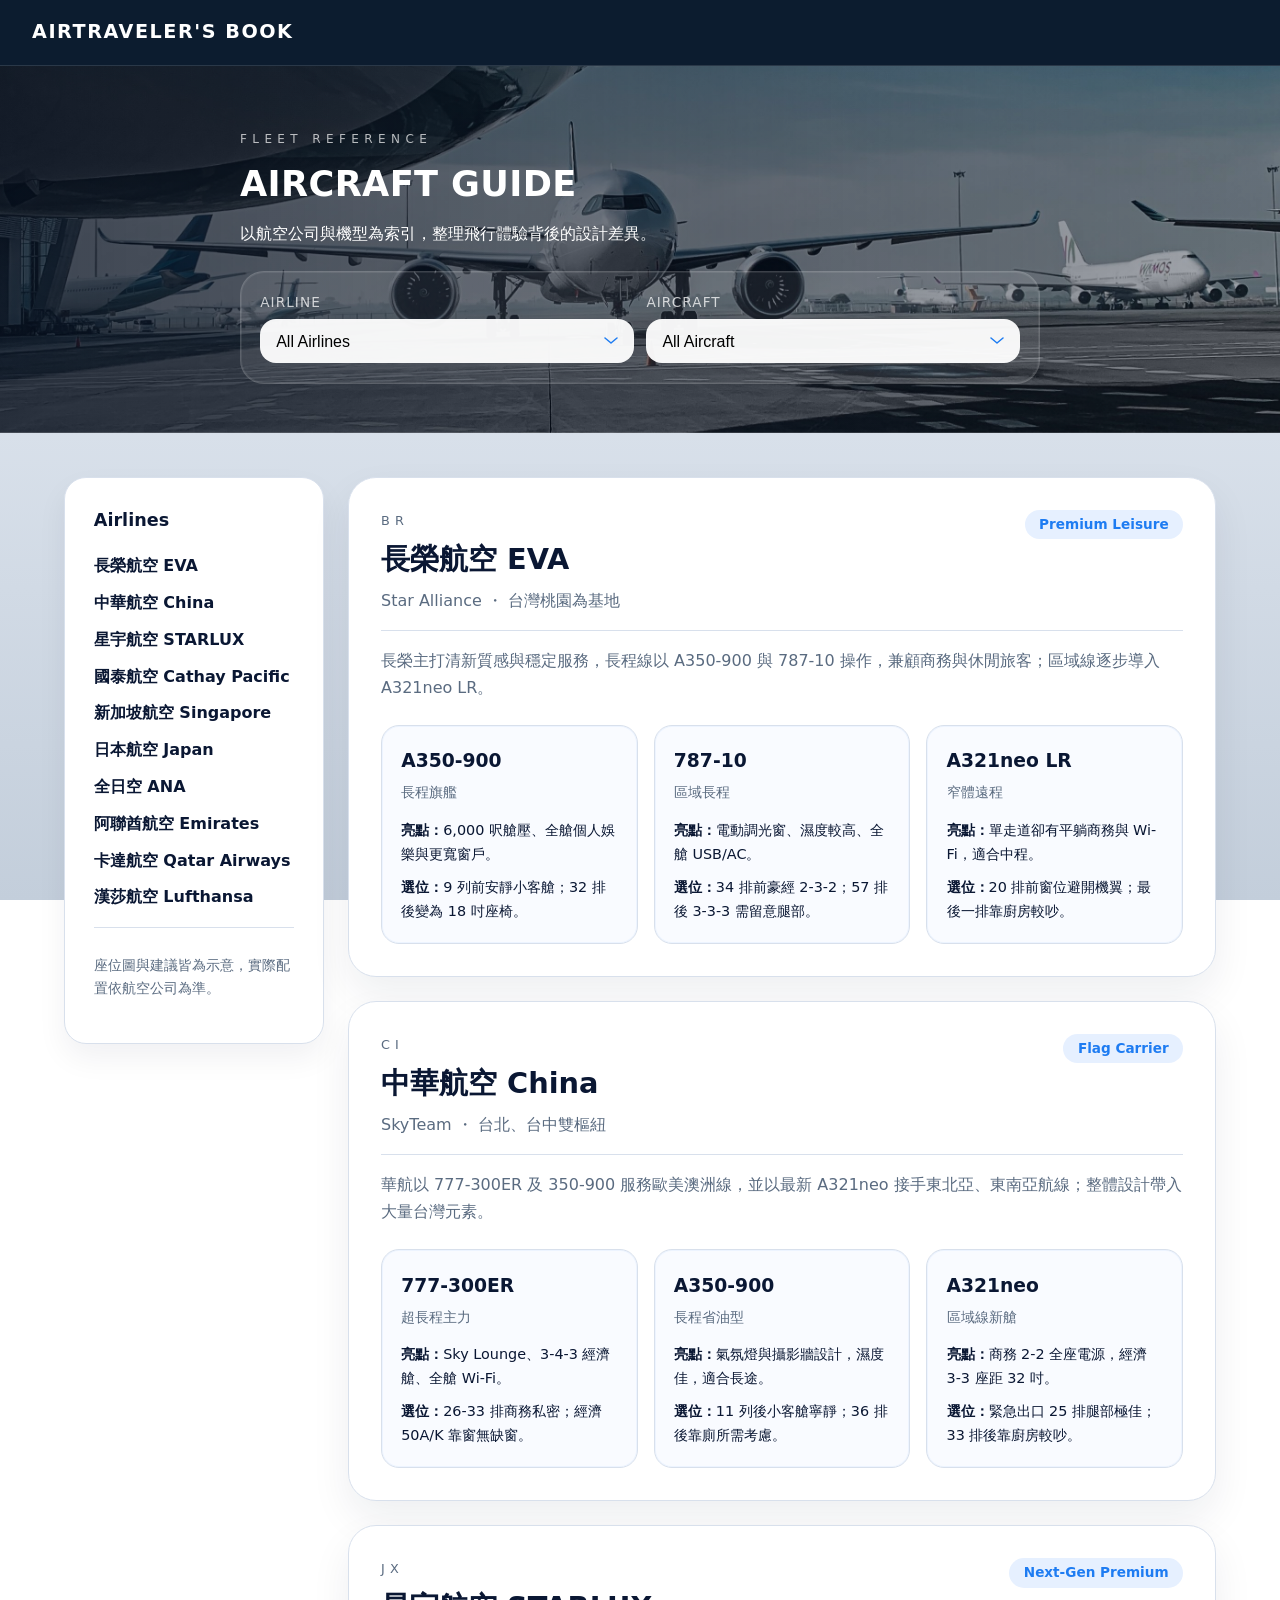
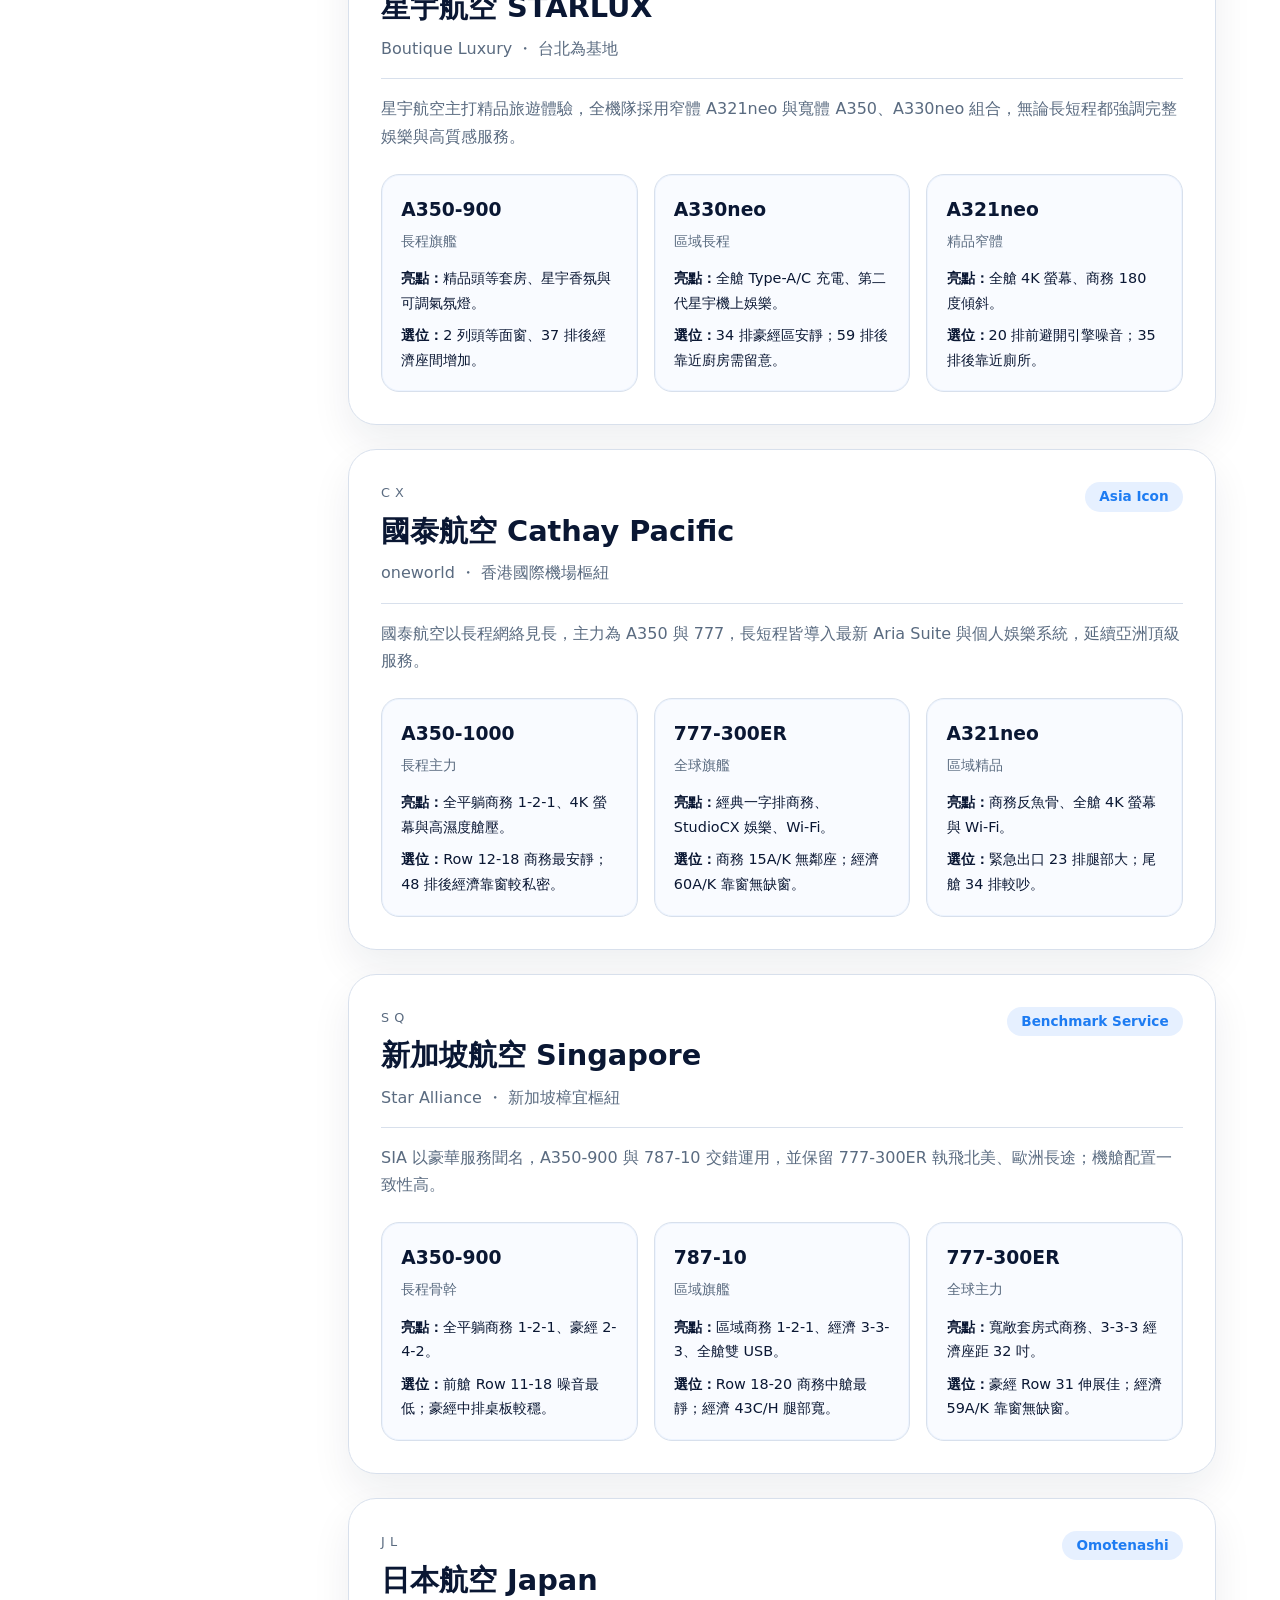
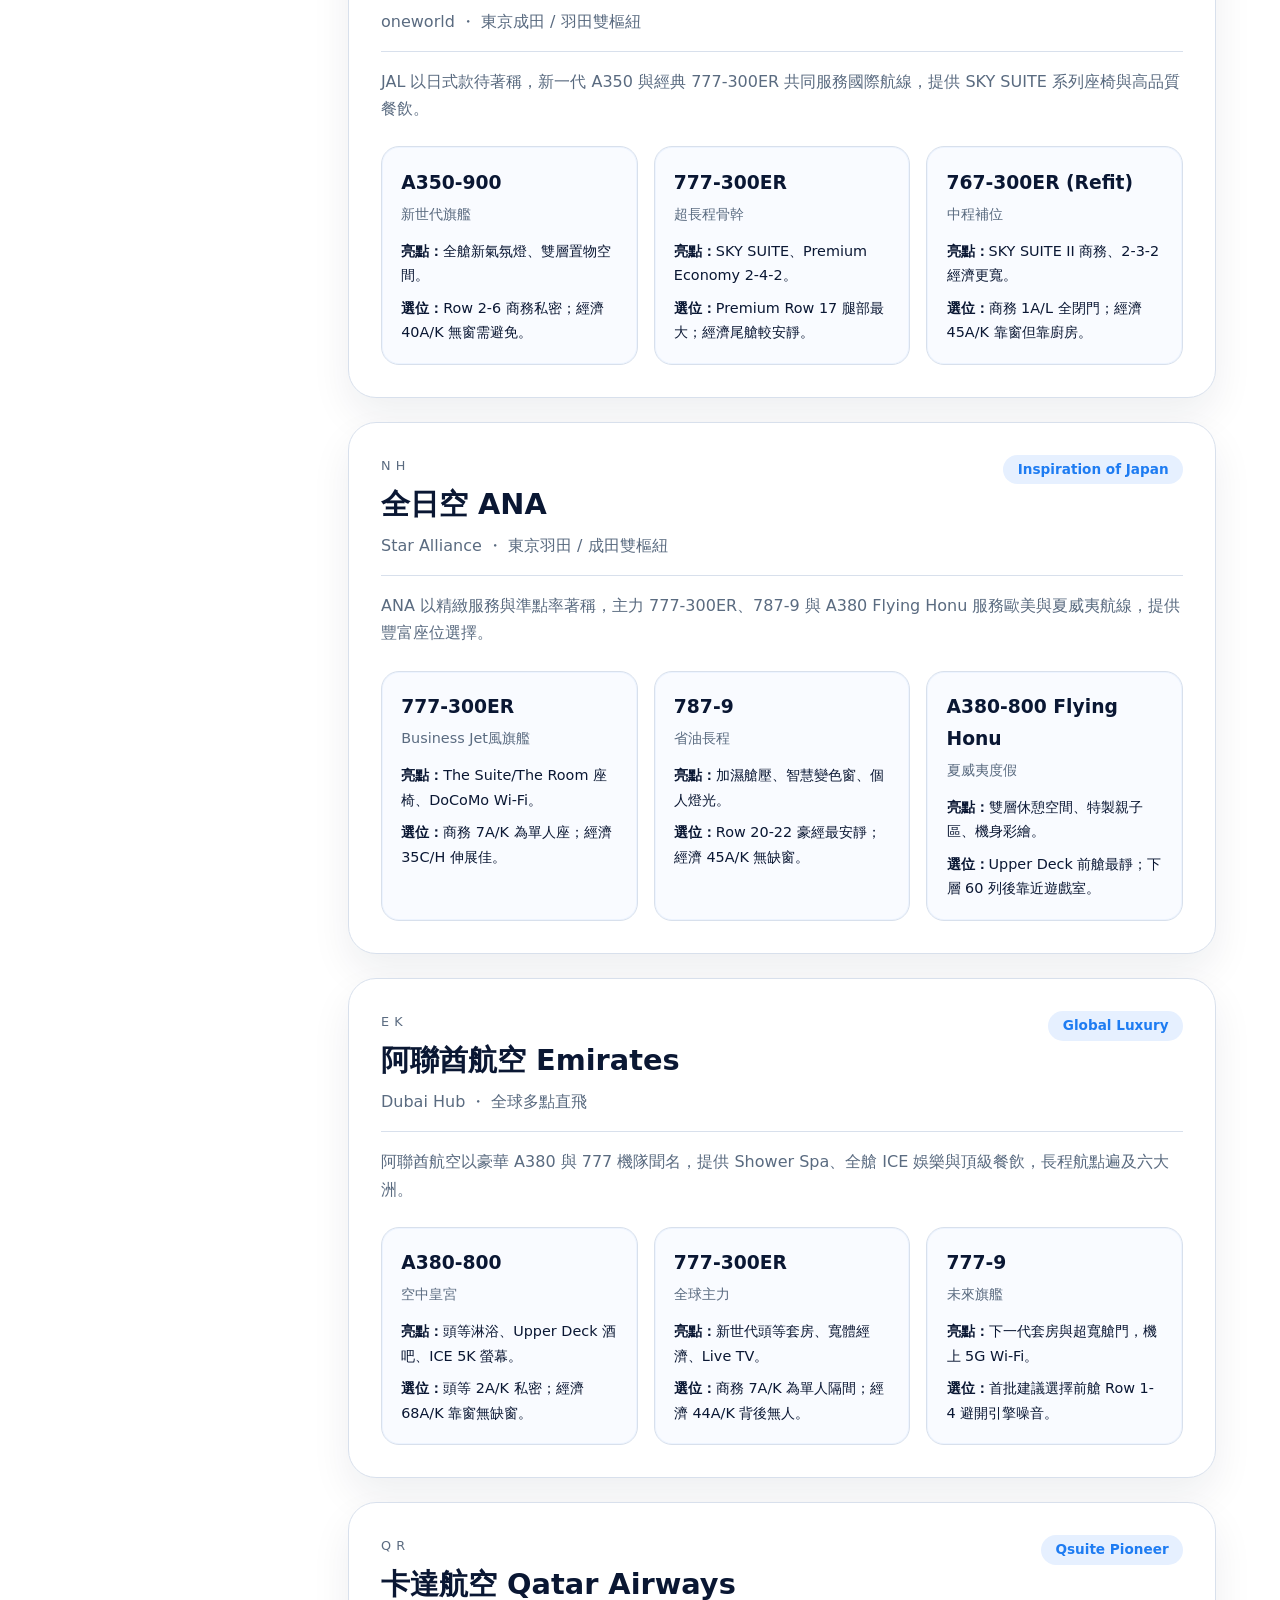
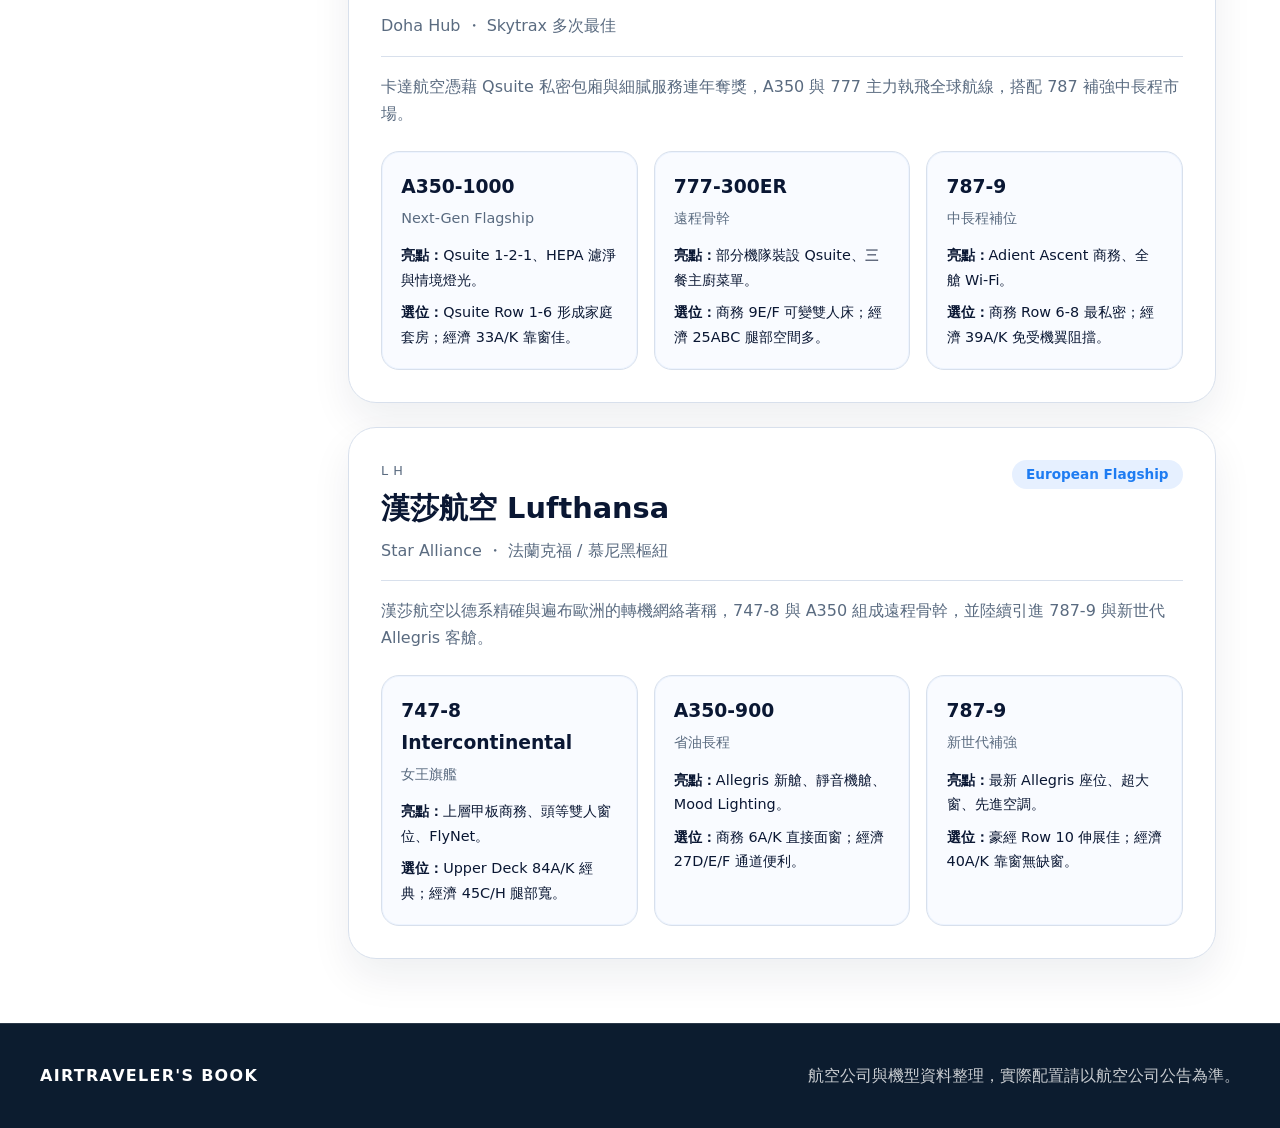
<file: index.html>
<!DOCTYPE html>
<html lang="zh-Hant">
  <head>
    <meta charset="UTF-8" />
    <meta name="viewport" content="width=device-width, initial-scale=1.0" />
    <title>AirTraveler's Book</title>
    <link rel="icon" type="image/png" sizes="512x512" href="img/airplane.png?v=2" />
    <link rel="shortcut icon" type="image/png" href="img/airplane.png?v=2" />
    <link rel="apple-touch-icon" href="img/airplane.png?v=2" />
    <link rel="stylesheet" href="assets/css/style.css" />
  </head>
  <body class="home-page">
    <nav class="site-nav">
      <div class="brand">AirTraveler's Book</div>
    </nav>
    <header class="hero" id="top">
      <div class="hero-content">
        <p class="eyebrow">FLEET REFERENCE</p>
        <h1>AIRCRAFT GUIDE</h1>
        <p>以航空公司與機型為索引，整理飛行體驗背後的設計差異。</p>
        <div class="search-panel" aria-label="搜尋與篩選機型">
          <div class="filter-row filter-row-inline">
            <div class="filter-field">
              <label for="airlineFilter">Airline</label>
              <select id="airlineFilter">
                <option value="">All Airlines</option>
              </select>
            </div>
            <div class="filter-field">
              <label for="modelFilter">Aircraft</label>
              <select id="modelFilter">
                <option value="">All Aircraft</option>
              </select>
            </div>
          </div>
        </div>
      </div>
    </header>
    <main>
      <section class="fleet-section" id="fleet">
        <div class="fleet-spacer" aria-hidden="true"></div>
        <div class="detail-layout">
          <aside class="detail-sidebar">
            <h2>Airlines</h2>
            <ul id="airlineSidebar"></ul>
            <div class="sidebar-note">
              <p>座位圖與建議皆為示意，實際配置依航空公司為準。</p>
            </div>
          </aside>
          <div class="detail-content" id="airlineDetails"></div>
        </div>
      </section>
    </main>
    <footer class="site-footer">
      <div class="footer-inner">
        <p class="footer-brand">AirTraveler's Book</p>
        <p>航空公司與機型資料整理，實際配置請以航空公司公告為準。</p>
      </div>
    </footer>
    <script src="assets/js/script.js"></script>
  </body>
</html>
</file>
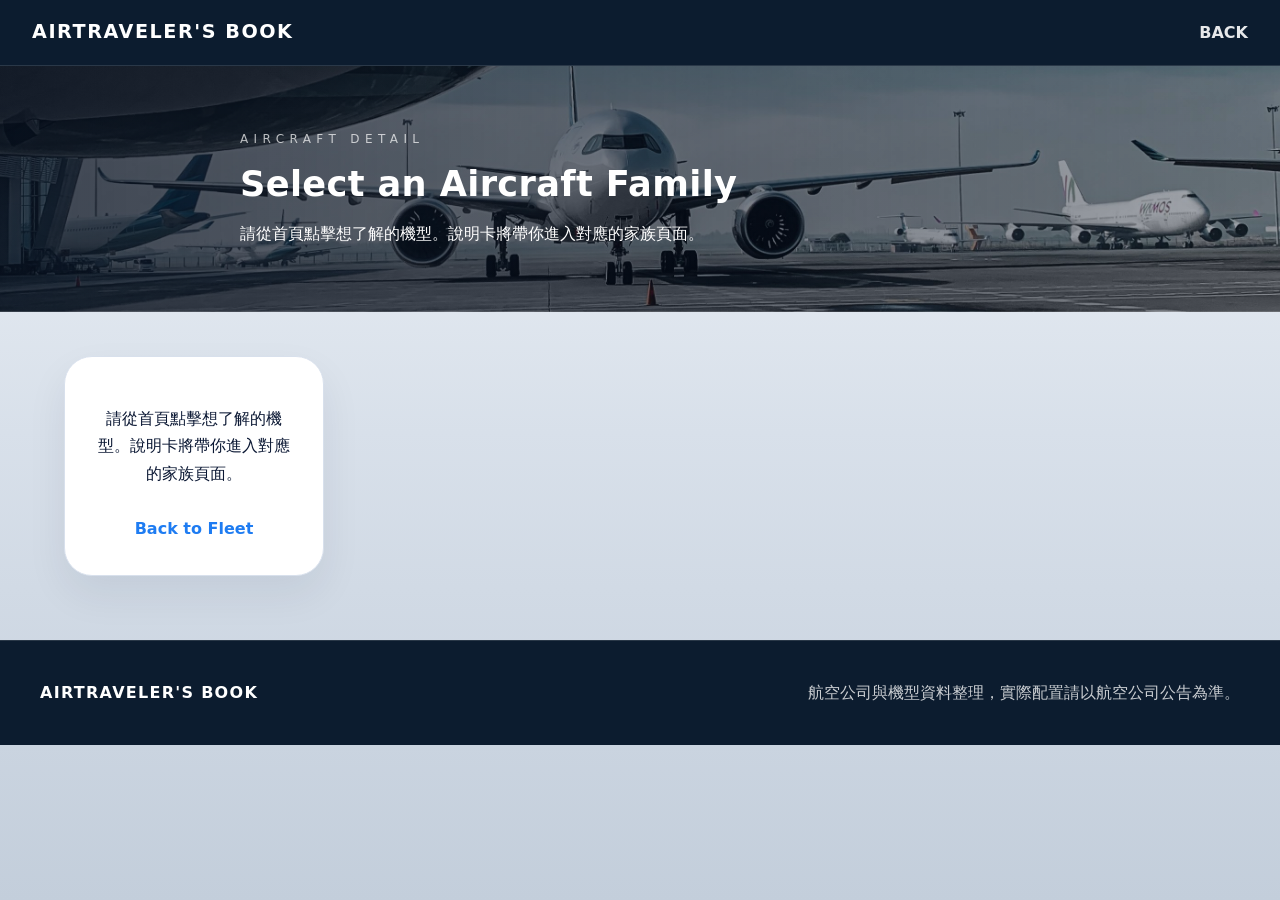
<file: aircraft.html>
<!DOCTYPE html>
<html lang="zh-Hant">
  <head>
    <meta charset="UTF-8" />
    <meta name="viewport" content="width=device-width, initial-scale=1.0" />
    <title>Aircraft Details | AirTraveler's Book</title>
    <link rel="icon" type="image/png" sizes="512x512" href="img/airplane.png?v=2" />
    <link rel="shortcut icon" type="image/png" href="img/airplane.png?v=2" />
    <link rel="apple-touch-icon" href="img/airplane.png?v=2" />
    <link rel="stylesheet" href="assets/css/style.css" />
  </head>
  <body class="detail-page">
    <nav class="site-nav">
      <div class="brand">AirTraveler's Book</div>
      <div class="nav-links">
        <a href="index.html">BACK</a>
      </div>
    </nav>
    <header class="hero hero-compact detail-hero">
      <div class="hero-content">
        <p class="eyebrow">Aircraft Detail</p>
        <h1 id="aircraftName">Loading...</h1>
        <p id="aircraftSubtitle">請稍候，正為你載入機型故事。</p>
      </div>
    </header>
    <main class="aircraft-detail-layout">
      <aside class="aircraft-side-panel detail-sidebar">
        <section class="sidebar-block" id="aircraftSpotlight">
          <div class="section-title">
            <p class="eyebrow eyebrow-muted">Highlights</p>
            <h2>Highlights</h2>
          </div>
          <ul id="spotlightList" class="spotlight-list"></ul>
        </section>
        <section class="sidebar-block" id="aircraftAirlines">
          <div class="section-title">
            <p class="eyebrow eyebrow-muted">Operators</p>
            <h2>Operators</h2>
          </div>
          <p id="aircraftRoutes" class="aircraft-summary"></p>
          <ul id="airlineList" class="airline-chip-list"></ul>
        </section>
      </aside>
      <article class="aircraft-card aircraft-overview" id="aircraftOverview">
        <div class="overview-header">
          <p class="aircraft-meta" id="aircraftMeta"></p>
          <span class="badge" id="aircraftBadge">Signature Type</span>
        </div>
        <p class="aircraft-summary" id="aircraftDescription"></p>
        <div class="spec-grid" id="aircraftStats"></div>
        <div class="seat-callout" id="aircraftComfort"></div>
        <section class="variant-section">
          <div class="section-title">
            <p class="eyebrow eyebrow-muted">Variants</p>
            <h2>Variants</h2>
          </div>
          <div id="variantGrid" class="variant-grid"></div>
        </section>
      </article>
    </main>
    <footer class="site-footer">
      <div class="footer-inner">
        <p class="footer-brand">AirTraveler's Book</p>
        <p>航空公司與機型資料整理，實際配置請以航空公司公告為準。</p>
      </div>
    </footer>
    <script src="assets/js/aircraft.js"></script>
  </body>
</html>
</file>
<file: assets/css/style.css>
:root {
  color-scheme: light;
  font-family: "Noto Sans TC", "PingFang TC", system-ui, -apple-system, BlinkMacSystemFont, "Segoe UI",
    sans-serif;
  --bg: #d8e0ea;
  --nav: #0c1c2f;
  --card: #ffffff;
  --ink: #0a1733;
  --muted: #5a6b80;
  --accent: #1e7cf2;
  --accent-soft: #e6f0ff;
  --border: #d8e0ec;
}

*,
*::before,
*::after {
  box-sizing: border-box;
}

body {
  margin: 0;
  background:
    linear-gradient(180deg, #f1f5f9 0%, var(--bg) 48%, #c3cedb 100%);
  background-attachment: fixed;
  color: var(--ink);
  line-height: 1.7;
  font-family: "Noto Sans TC", "PingFang TC", system-ui, -apple-system, BlinkMacSystemFont, "Segoe UI",
    sans-serif;
}

.sr-only {
  position: absolute;
  width: 1px;
  height: 1px;
  padding: 0;
  margin: -1px;
  overflow: hidden;
  clip: rect(0, 0, 0, 0);
  white-space: nowrap;
  border: 0;
}

a {
  color: var(--accent);
  text-decoration: none;
}

a:hover {
  text-decoration: underline;
}

.site-nav {
  background: var(--nav);
  color: white;
  display: flex;
  justify-content: space-between;
  align-items: center;
  padding: 1rem 2rem;
  border-bottom: 1px solid rgba(255, 255, 255, 0.12);
}

.brand {
  font-size: 1.2rem;
  font-weight: 700;
  letter-spacing: 0.08em;
  text-transform: uppercase;
}

.nav-links {
  display: flex;
  gap: 1.5rem;
}

.nav-links a {
  color: rgba(255, 255, 255, 0.9);
  font-weight: 600;
}

.nav-links a[aria-current="page"] {
  color: white;
}

.hero {
  background: linear-gradient(135deg, #0d2340, #123d73 60%, #1e7cf2);
  color: white;
  padding: 3.2rem 2rem 3rem;
  border-bottom: 1px solid rgba(255, 255, 255, 0.14);
}

.home-page .hero {
  background:
    linear-gradient(90deg, rgba(7, 17, 33, 0.78), rgba(7, 17, 33, 0.36)),
    url("../../img/pexels-ekky-wicaksono-1370255-3760564.jpg") center / cover no-repeat;
}

.hero-compact {
  padding: 3rem 2rem;
}

.detail-hero {
  background:
    linear-gradient(90deg, rgba(7, 17, 33, 0.78), rgba(7, 17, 33, 0.36)),
    url("../../img/pexels-ekky-wicaksono-1370255-3760564.jpg") center / cover no-repeat;
  padding: 3.2rem 2rem 3rem;
}

.hero-content {
  max-width: 800px;
  margin: 0 auto;
}

.eyebrow {
  text-transform: uppercase;
  letter-spacing: 0.45em;
  font-size: 0.75rem;
  color: rgba(255, 255, 255, 0.7);
  margin-bottom: 1rem;
}

.hero h1 {
  margin: 0 0 1rem;
  font-size: clamp(1.45rem, 3.2vw, 2.2rem);
  font-family: "Noto Sans TC", "PingFang TC", system-ui, -apple-system, BlinkMacSystemFont, "Segoe UI",
    sans-serif;
  font-weight: 700;
  letter-spacing: 0.01em;
  line-height: 1.1;
}

.search-panel {
  margin-top: 1.5rem;
  display: flex;
  flex-direction: column;
  gap: 1rem;
  padding: 1.2rem;
  background: rgba(255, 255, 255, 0.08);
  border-radius: 24px;
  border: 1px solid rgba(255, 255, 255, 0.15);
  box-shadow: inset 0 0 0 1px rgba(255, 255, 255, 0.08);
}

.filter-row {
  display: grid;
  grid-template-columns: repeat(auto-fit, minmax(180px, 1fr));
  gap: 0.8rem;
}

.filter-field {
  display: flex;
  flex-direction: column;
  gap: 0.3rem;
}

.filter-field label {
  font-size: 0.85rem;
  letter-spacing: 0.08em;
  text-transform: uppercase;
  color: rgba(255, 255, 255, 0.75);
}

.search-panel input,
.search-panel select {
  width: 100%;
  border-radius: 16px;
  border: none;
  padding: 0.85rem 1rem;
  font-size: 1rem;
}

.search-panel input {
  background: rgba(255, 255, 255, 0.95);
}

.search-panel select {
  background: rgba(255, 255, 255, 0.95);
  appearance: none;
  background-image: url("data:image/svg+xml,%3csvg width='14' height='8' viewBox='0 0 14 8' xmlns='http://www.w3.org/2000/svg'%3e%3cpath d='M1 1l6 5 6-5' stroke='%231e7cf2' stroke-width='1.5' fill='none' stroke-linecap='round' stroke-linejoin='round'/%3e%3c/svg%3e");
  background-repeat: no-repeat;
  background-position: calc(100% - 1rem) center;
  padding-right: 2.5rem;
}

.search-panel select:disabled {
  opacity: 0.6;
  cursor: not-allowed;
}

main {
  max-width: 1200px;
  margin: -3rem auto 4rem;
  padding: 0 1.5rem;
}

.detail-page main {
  max-width: 1200px;
  margin-top: -3rem;
}

.airline-grid {
  display: grid;
  grid-template-columns: repeat(auto-fit, minmax(260px, 1fr));
  gap: 1.2rem;
}

.airline-card {
  background: var(--card);
  border-radius: 24px;
  border: 1px solid var(--border);
  padding: 1.8rem;
  box-shadow: 0 18px 35px rgba(10, 23, 51, 0.06);
  display: flex;
  flex-direction: column;
  gap: 1rem;
}

.airline-article {
  scroll-margin-top: 6rem;
}

.airline-card header {
  display: flex;
  justify-content: space-between;
  align-items: flex-start;
  gap: 0.8rem;
}

.airline-code {
  font-size: 0.85rem;
  letter-spacing: 0.3em;
  color: var(--muted);
  margin: 0 0 0.2rem;
}

.airline-card h2 {
  margin: 0;
  font-size: 1.4rem;
}

.tag {
  display: inline-flex;
  align-items: center;
  padding: 0.2rem 0.9rem;
  border-radius: 999px;
  background: var(--accent-soft);
  color: var(--accent);
  font-size: 0.85rem;
  font-weight: 600;
}

.airline-summary {
  margin: 0;
  color: var(--muted);
}

.airline-list {
  list-style: none;
  padding: 0;
  margin: 0;
  display: flex;
  flex-direction: column;
  gap: 0.6rem;
}

.airline-list li {
  display: flex;
  flex-direction: column;
  gap: 0.2rem;
  padding-bottom: 0.6rem;
  border-bottom: 1px dashed var(--border);
}

.airline-list li:last-child {
  border-bottom: none;
}

.airline-list strong {
  font-size: 0.95rem;
}

.airline-list span {
  color: var(--muted);
  font-size: 0.85rem;
}

.airline-link {
  margin-top: auto;
  font-weight: 600;
}

.fleet-section {
  margin-top: 3rem;
}

.fleet-header {
  text-align: center;
  margin-bottom: 2rem;
  max-width: 760px;
  margin-left: auto;
  margin-right: auto;
}

.fleet-header .eyebrow {
  color: var(--nav);
  display: inline-block;
  margin-top: 1.5rem;
}

.fleet-header h2 {
  margin-top: 0.2rem;
}

.fleet-spacer {
  height: 0.75rem;
}

.detail-layout {
  display: grid;
  grid-template-columns: minmax(240px, 260px) 1fr;
  gap: 1.5rem;
  margin-top: 2rem;
}

.detail-sidebar {
  position: sticky;
  top: 2rem;
  align-self: start;
  background: var(--card);
  border-radius: 22px;
  padding: 1.8rem;
  border: 1px solid var(--border);
  box-shadow: 0 14px 30px rgba(10, 23, 51, 0.06);
}

.detail-sidebar h2 {
  margin: 0 0 1rem;
  font-size: 1.1rem;
}

.detail-sidebar ul {
  list-style: none;
  margin: 0 0 1rem;
  padding: 0;
  display: flex;
  flex-direction: column;
  gap: 0.6rem;
}

.detail-sidebar a {
  color: var(--ink);
  font-weight: 600;
}

.detail-sidebar a:hover {
  color: var(--accent);
}

.sidebar-note {
  font-size: 0.85rem;
  color: var(--muted);
  border-top: 1px solid var(--border);
  padding-top: 0.8rem;
}

.detail-content {
  display: flex;
  flex-direction: column;
  gap: 1.5rem;
}

.site-footer {
  background: var(--nav);
  color: rgba(255, 255, 255, 0.78);
  padding: 2.4rem 2rem;
  border-top: 1px solid rgba(255, 255, 255, 0.12);
}

.footer-inner {
  max-width: 1200px;
  margin: 0 auto;
  display: flex;
  justify-content: space-between;
  align-items: center;
  gap: 1rem;
}

.footer-inner p {
  margin: 0;
}

.footer-brand {
  color: white;
  font-weight: 700;
  letter-spacing: 0.08em;
  text-transform: uppercase;
}

.aircraft-card {
  background: var(--card);
  border-radius: 28px;
  padding: 2rem;
  border: 1px solid var(--border);
  box-shadow: 0 18px 40px rgba(10, 23, 51, 0.07);
  backdrop-filter: blur(8px);
}

.aircraft-card header {
  display: flex;
  justify-content: space-between;
  gap: 1rem;
  align-items: flex-start;
  border-bottom: 1px solid var(--border);
  padding-bottom: 1rem;
  margin-bottom: 1rem;
}

.aircraft-code {
  margin: 0;
  text-transform: uppercase;
  letter-spacing: 0.4em;
  font-size: 0.8rem;
  color: var(--muted);
}

.aircraft-card h2 {
  margin: 0.2rem 0;
  font-size: 1.8rem;
}

.family {
  margin: 0;
  color: var(--muted);
}

.aircraft-summary {
  margin: 0 0 1.3rem;
  color: var(--muted);
}

.spec-grid {
  display: grid;
  grid-template-columns: repeat(auto-fit, minmax(180px, 1fr));
  gap: 1rem;
}

.spec-block {
  border-radius: 16px;
  border: 1px dashed var(--border);
  padding: 1rem;
}

.spec-block strong {
  display: block;
  font-size: 0.85rem;
  color: var(--muted);
  letter-spacing: 0.1em;
}

.spec-block span {
  font-size: 1.2rem;
}

.seat-callout {
  margin-top: 1.2rem;
  background: var(--accent-soft);
  border-radius: 12px;
  padding: 0.9rem 1rem;
  border: 1px solid var(--accent);
  color: var(--ink);
}

.airline-article .aircraft-summary {
  margin-bottom: 1.5rem;
}

.model-grid {
  display: grid;
  grid-template-columns: repeat(auto-fit, minmax(220px, 1fr));
  gap: 1rem;
}

.model-card {
  border-radius: 18px;
  border: 1px solid var(--border);
  padding: 1.2rem;
  background: #f9fbff;
  box-shadow: inset 0 0 0 1px rgba(30, 124, 242, 0.05);
}

.model-card-link {
  display: block;
  color: inherit;
  text-decoration: none;
  transition: transform 0.2s ease, box-shadow 0.2s ease;
}

.model-card-link:hover {
  transform: translateY(-2px);
  box-shadow:
    inset 0 0 0 1px rgba(30, 124, 242, 0.05),
    0 18px 30px rgba(30, 124, 242, 0.15);
}

.model-card h3 {
  margin: 0;
}

.model-role {
  margin: 0.2rem 0 0.8rem;
  color: var(--muted);
  font-size: 0.9rem;
}

.model-specs {
  list-style: none;
  padding: 0;
  margin: 0;
  display: flex;
  flex-direction: column;
  gap: 0.5rem;
  font-size: 0.9rem;
}

.model-specs strong {
  font-weight: 600;
}

@media (max-width: 900px) {
  .detail-layout {
    grid-template-columns: 1fr;
  }

  .detail-sidebar {
    position: static;
  }
}

@media (max-width: 640px) {
  .site-nav {
    flex-direction: column;
    gap: 0.8rem;
  }

  .hero {
    padding: 3rem 1.5rem;
  }

  .search-panel {
    padding: 1rem;
  }

  .filter-row {
    grid-template-columns: 1fr;
  }

  main {
    margin-top: -2rem;
  }

  .footer-inner {
    flex-direction: column;
    align-items: flex-start;
  }

  .airline-card header,
  .aircraft-card header {
    flex-direction: column;
    align-items: flex-start;
  }
}

.aircraft-detail-layout {
  display: grid;
  grid-template-columns: minmax(240px, 260px) 1fr;
  gap: 1.2rem;
  margin: 2.75rem auto 4rem;
  align-items: start;
}

.detail-page main.aircraft-detail-layout {
  margin-top: 2.75rem;
}

.aircraft-overview {
  background: radial-gradient(circle at top right, rgba(37, 165, 255, 0.25), transparent 55%), var(--card);
  border: 1px solid rgba(255, 255, 255, 0.5);
  box-shadow: 0 35px 65px rgba(10, 23, 51, 0.12);
}

.overview-header {
  display: flex;
  justify-content: space-between;
  align-items: center;
  gap: 1rem;
  margin-bottom: 1.2rem;
}

.badge {
  padding: 0.35rem 1rem;
  border-radius: 999px;
  background: linear-gradient(120deg, #25a5ff, #1e7cf2);
  color: white;
  font-size: 0.85rem;
  font-weight: 600;
  letter-spacing: 0.08em;
  text-transform: uppercase;
}

.aircraft-side-panel {
  display: flex;
  flex-direction: column;
  gap: 1.2rem;
  padding: 1.2rem 0 0;
}

.aircraft-side-panel.detail-sidebar {
  padding: 1.2rem;
  gap: 0.3rem;
}

.sidebar-block {
  padding-bottom: 0.3rem;
}

.sidebar-block:last-of-type {
  padding-bottom: 0;
}

.section-title {
  margin-bottom: 0.6rem;
}

.eyebrow-muted {
  color: var(--muted);
  letter-spacing: 0.4em;
}

.aircraft-meta {
  margin: 0;
  text-transform: uppercase;
  letter-spacing: 0.25em;
  font-size: 0.75rem;
  color: var(--muted);
}

.variant-section {
  margin-top: 2rem;
}

.variant-grid {
  display: grid;
  grid-template-columns: repeat(auto-fit, minmax(220px, 1fr));
  gap: 1rem;
}

.variant-card {
  border-radius: 20px;
  border: 1px solid var(--border);
  padding: 1.2rem 1.3rem;
  background: #f4f7ff;
  box-shadow:
    inset 0 0 0 1px rgba(30, 124, 242, 0.08),
    0 15px 30px rgba(10, 23, 51, 0.08);
}

.variant-card-header {
  display: flex;
  align-items: center;
  justify-content: space-between;
  gap: 0.8rem;
  margin-bottom: 0.6rem;
}

.variant-card-header h3 {
  margin: 0;
  font-size: 1.15rem;
}

.variant-badge {
  padding: 0.2rem 0.8rem;
  border-radius: 999px;
  background: rgba(30, 124, 242, 0.15);
  color: var(--ink);
  font-size: 0.8rem;
  font-weight: 600;
  text-transform: uppercase;
  letter-spacing: 0.1em;
}

.variant-summary {
  margin: 0 0 0.8rem;
  color: var(--muted);
  font-size: 0.95rem;
}

.variant-specs {
  list-style: none;
  margin: 0 0 0.8rem;
  padding: 0;
  display: flex;
  flex-direction: column;
  gap: 0.4rem;
}

.variant-specs strong {
  display: block;
  font-size: 0.75rem;
  color: var(--muted);
  letter-spacing: 0.1em;
  text-transform: uppercase;
}

.variant-specs span {
  font-size: 1rem;
}

.variant-comfort {
  margin: 0;
  font-size: 0.9rem;
  color: var(--ink);
  background: white;
  border-radius: 12px;
  padding: 0.7rem 0.9rem;
  border: 1px solid rgba(30, 124, 242, 0.15);
}

.spotlight-list,
.airline-chip-list {
  list-style: none;
  margin: 1rem 0 0;
  padding: 0;
}

.spotlight-list li {
  padding-left: 1rem;
  position: relative;
  margin-bottom: 0.4rem;
  color: var(--muted);
  line-height: 1.4;
}

.spotlight-list li::before {
  content: "✦";
  position: absolute;
  left: 0;
  color: var(--accent);
  font-size: 0.75rem;
  top: 0.1rem;
}

.airline-chip-list {
  display: flex;
  flex-direction: column;
  gap: 0.6rem;
}

.airline-chip {
  display: inline-flex;
  align-items: center;
  justify-content: flex-start;
  width: 100%;
  padding: 0.2rem 0;
  color: var(--muted);
  font-size: 0.9rem;
  text-decoration: none;
}

.airline-chip:hover,
.airline-chip:focus-visible {
  color: var(--accent);
}

.detail-sidebar a.airline-chip,
.detail-sidebar span.airline-chip {
  color: #7a889e;
  font-weight: 500;
}

.empty-state {
  text-align: center;
}

.empty-state a {
  display: inline-block;
  margin-top: 0.8rem;
  font-weight: 600;
}

@media (max-width: 960px) {
  .aircraft-detail-layout {
    grid-template-columns: 1fr;
  }

  .aircraft-side-panel.detail-sidebar {
    padding: 1.5rem;
  }
}

@media (max-width: 640px) {
  .overview-header {
    flex-direction: column;
    align-items: flex-start;
  }
}
</file>
